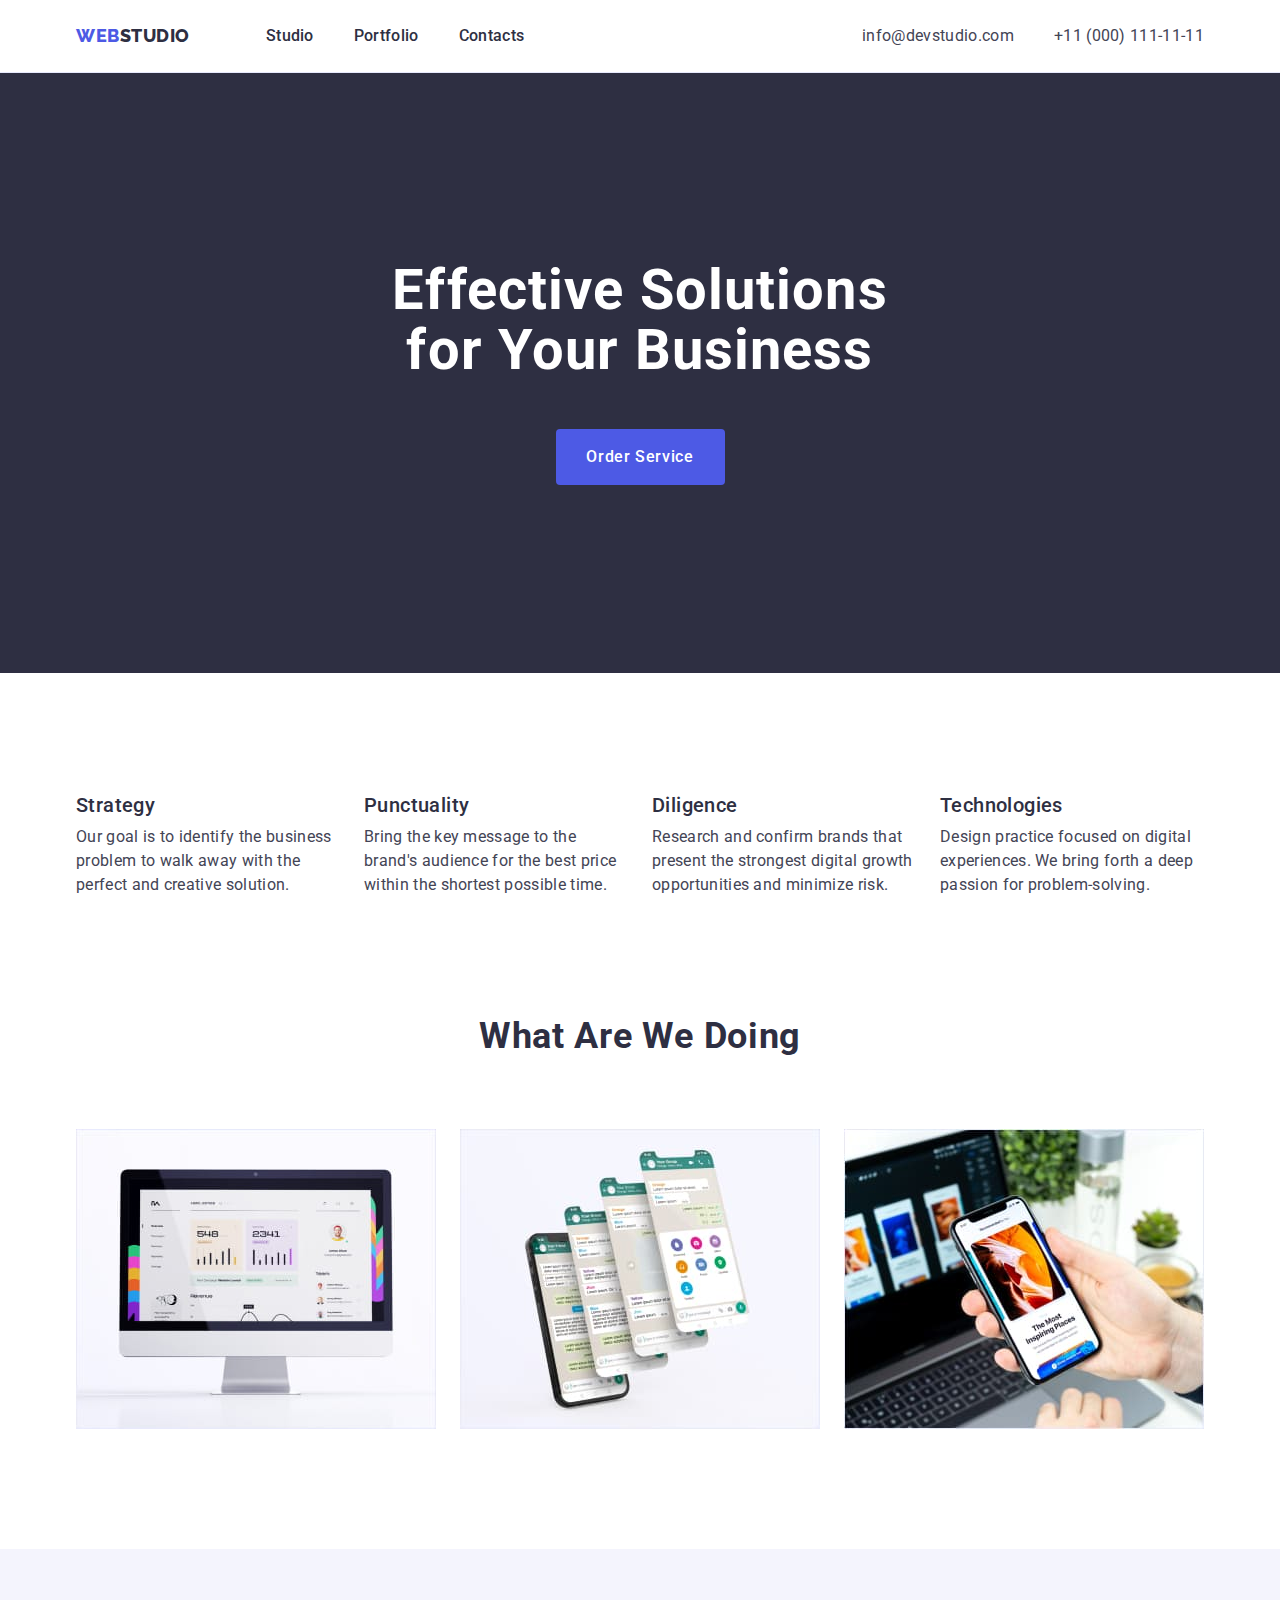
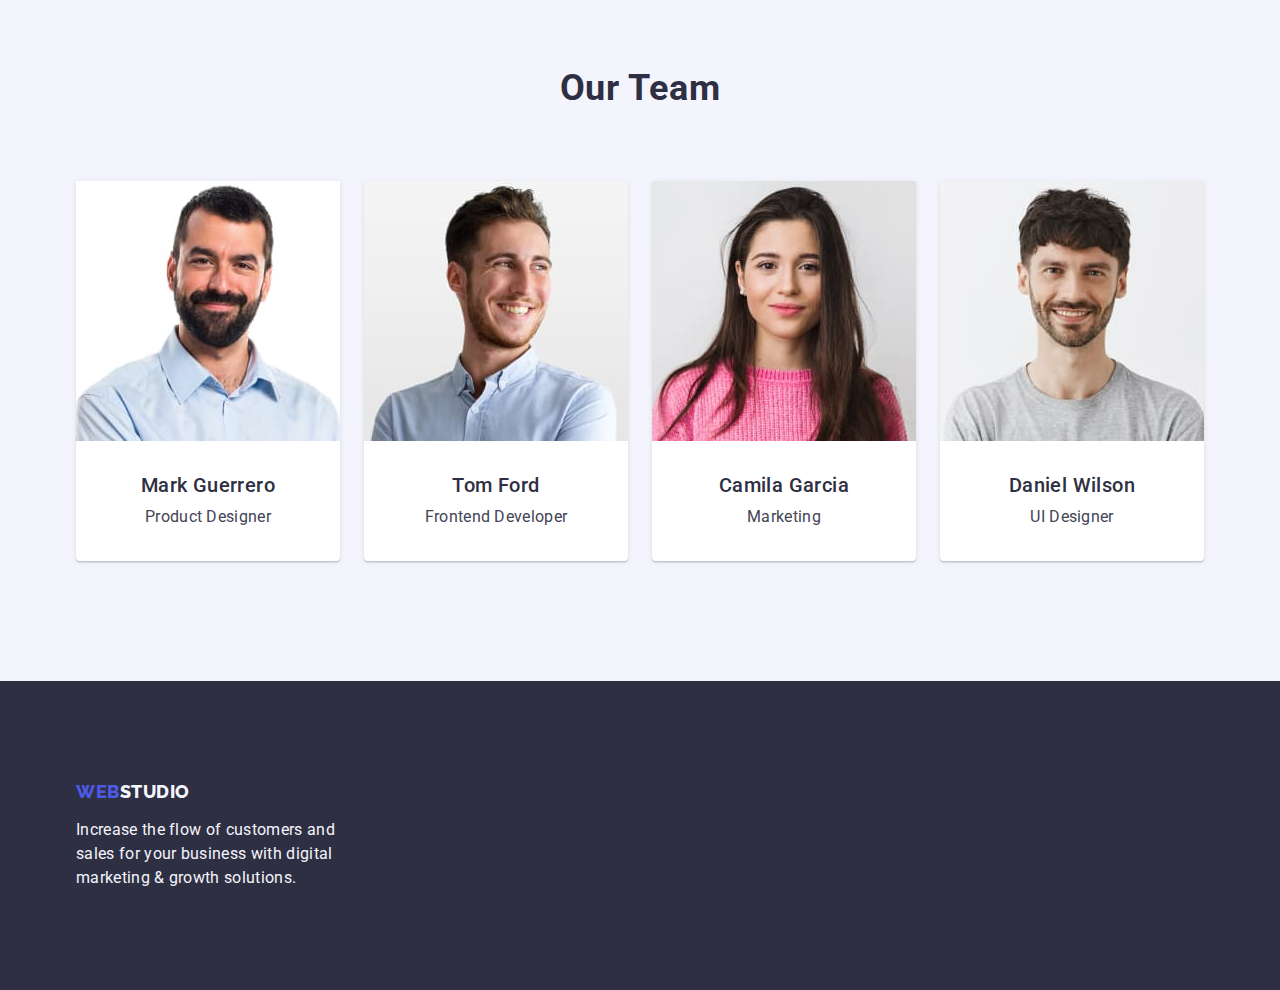
<file: index.html>
<!DOCTYPE html>
<html lang="en">
  <head>
    <meta charset="UTF-8" />
    <meta http-equiv="X-UA-Compatible" content="IE=edge" />
    <meta name="viewport" content="width=device-width, initial-scale=1.0" />
    <link
      rel="stylesheet"
      href="https://cdnjs.cloudflare.com/ajax/libs/modern-normalize/1.0.0/modern-normalize.min.css"
    />
    <link rel="stylesheet" href="./css/styles.css" />
    <title>Web Studio</title>
    <link rel="preconnect" href="https://fonts.googleapis.com" />
    <link rel="preconnect" href="https://fonts.gstatic.com" crossorigin />
    <link
      href="https://fonts.googleapis.com/css2?family=Raleway:wght@800&family=Roboto:wght@400;500;700;900&display=swap"
      rel="stylesheet"
    />
  </head>
  <body>
    <header class="header">
      <div class="header-container container">
        <nav class="header-link">
          <a class="header-logo logo link" href="./index.html"
            >Web<span class="logo-part">Studio</span></a
          >
          <ul class="list header-main-list">
            <li>
              <a class="list-link link is-active" href="./index.html">Studio</a>
            </li>
            <li>
              <a class="list-link link" href="./portfolio.html">Portfolio</a>
            </li>
            <li><a class="list-link link" href="">Contacts</a></li>
          </ul>
        </nav>
        <address class="main-address">
          <ul class="list header-contact">
            <li>
              <a class="contact-link link" href="mailto:info@devstudio.com"
                >info@devstudio.com</a
              >
            </li>
            <li>
              <a class="contact-link link" href="tel:+110001111111"
                >+11 (000) 111-11-11</a
              >
            </li>
          </ul>
        </address>
      </div>
    </header>
    <main>
      <section class="main-box">
        <div class="container">
          <h1 class="main-box-title">Effective Solutions for Your Business</h1>
          <button class="main-box-btn" type="button">Order Service</button>
        </div>
      </section>
      <section class="about">
        <div class="container">
          <h2 class="visually-hidden">About Us</h2>
          <ul class="list list-about">
            <li class="list-about-item">
              <h3 class="about-title">Strategy</h3>
              <p class="about-description">
                Our goal is to identify the business problem to walk away with
                the perfect and creative solution.
              </p>
            </li>
            <li class="list-about-item">
              <h3 class="about-title">Punctuality</h3>
              <p class="about-description">
                Bring the key message to the brand's audience for the best price
                within the shortest possible time.
              </p>
            </li>
            <li class="list-about-item">
              <h3 class="about-title">Diligence</h3>
              <p class="about-description">
                Research and confirm brands that present the strongest digital
                growth opportunities and minimize risk.
              </p>
            </li>
            <li class="list-about-item">
              <h3 class="about-title">Technologies</h3>
              <p class="about-description">
                Design practice focused on digital experiences. We bring forth a
                deep passion for problem-solving.
              </p>
            </li>
          </ul>
        </div>
      </section>
      <section class="benefits">
        <div class="container">
          <h2 class="benefits-title">What are we doing</h2>
          <ul class="list list-benefits">
            <li class="list-benefits-item">
              <img src="./images/main1.jpg" alt="Data Science" width="360" />
            </li>
            <li class="list-benefits-item">
              <img src="./images/main2.jpg" alt="Mobile App" width="360" />
            </li>
            <li class="list-benefits-item">
              <img src="./images/main3.jpg" alt="Website" width="360" />
            </li>
          </ul>
        </div>
      </section>
      <section class="our-team">
        <div class="container">
          <h2 class="our-team-head">Our Team</h2>
          <ul class="list list-our-team">
            <li class="our-team-item">
              <img src="./images/author1.jpg" alt="Mark Guerrero" width="264" />
              <div class="our-team-workers">
                <h3 class="our-team-title">Mark Guerrero</h3>
                <p class="our-team-description">Product Designer</p>
              </div>
            </li>
            <li class="our-team-item">
              <img src="./images/author2.jpg" alt="Tom Ford" width="264" />
              <div class="our-team-workers">
                <h3 class="our-team-title">Tom Ford</h3>
                <p class="our-team-description">Frontend Developer</p>
              </div>
            </li>
            <li class="our-team-item">
              <img src="./images/author3.jpg" alt="Camila Garcia" width="264" />
              <div class="our-team-workers">
                <h3 class="our-team-title">Camila Garcia</h3>
                <p class="our-team-description">Marketing</p>
              </div>
            </li>
            <li class="our-team-item">
              <img src="./images/author4.jpg" alt="Daniel Wilson" width="264" />
              <div class="our-team-workers">
                <h3 class="our-team-title">Daniel Wilson</h3>
                <p class="our-team-description">UI Designer</p>
              </div>
            </li>
          </ul>
        </div>
      </section>
    </main>
    <footer class="footer">
      <div class="container">
        <a class="footer-logo logo link" href="./index.html"
          >Web<span class="logo-part footer-logo-part">Studio</span></a
        >
        <p class="footer-description">
          Increase the flow of customers and sales for your business with
          digital marketing & growth solutions.
        </p>
      </div>
    </footer>
  </body>
</html>
</file>
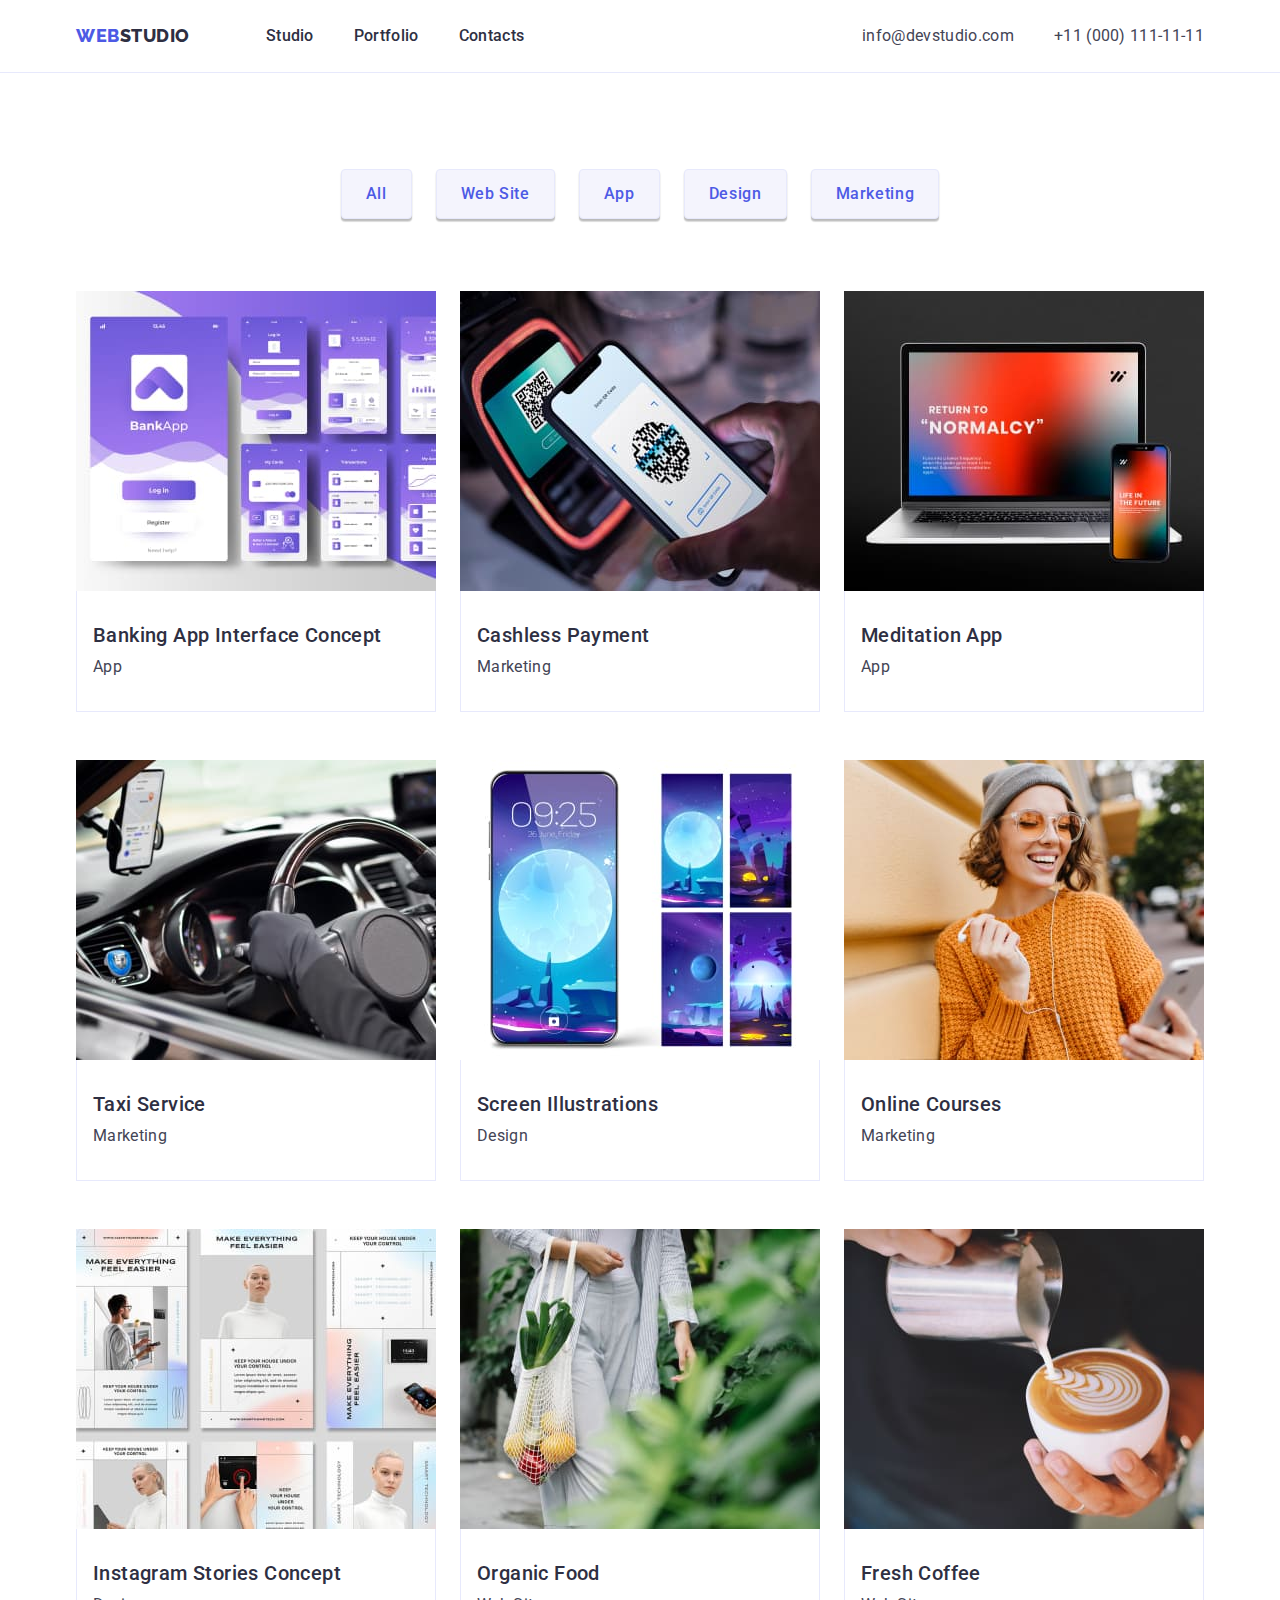
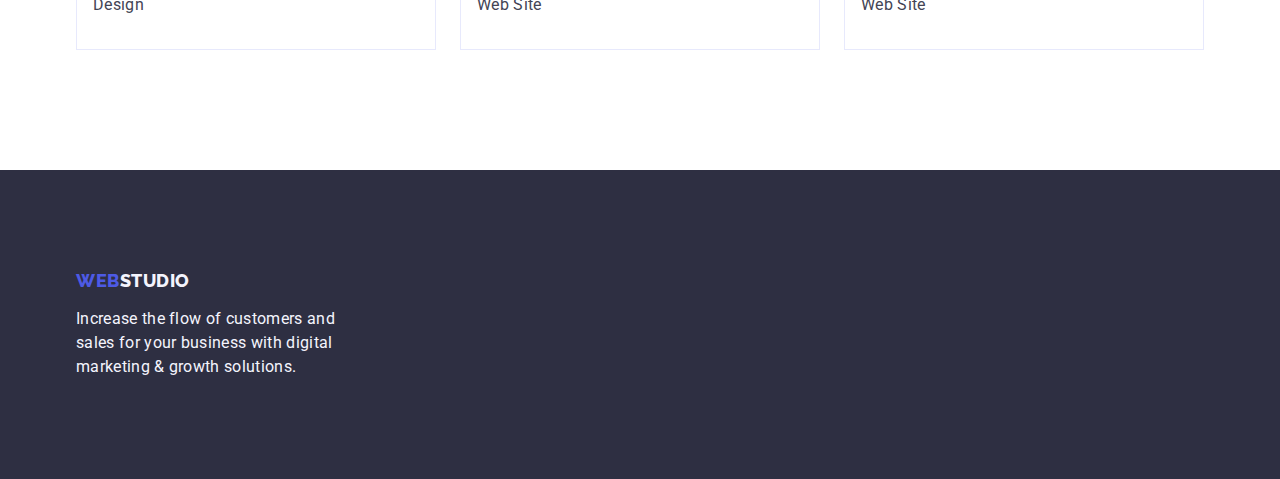
<file: portfolio.html>
<!DOCTYPE html>
<html lang="en">
  <head>
    <meta charset="UTF-8" />
    <meta http-equiv="X-UA-Compatible" content="IE=edge" />
    <meta name="viewport" content="width=device-width, initial-scale=1.0" />
    <link
      rel="stylesheet"
      href="https://cdnjs.cloudflare.com/ajax/libs/modern-normalize/1.0.0/modern-normalize.min.css"
    />
    <link rel="stylesheet" href="./css/styles.css" />
    <title>Web Studio</title>
    <link rel="preconnect" href="https://fonts.googleapis.com" />
    <link rel="preconnect" href="https://fonts.gstatic.com" crossorigin />
    <link
      href="https://fonts.googleapis.com/css2?family=Raleway:wght@800&family=Roboto:wght@400;500;700;900&display=swap"
      rel="stylesheet"
    />
  </head>
  <body>
    <header class="header">
      <div class="header-container container">
        <nav class="header-link">
          <a class="header-logo logo link" href="./index.html"
            >Web<span class="logo-part">Studio</span></a
          >
          <ul class="list header-main-list">
            <li><a class="list-link link" href="./index.html">Studio</a></li>
            <li>
              <a class="list-link link" href="./portfolio.html">Portfolio</a>
            </li>
            <li><a class="list-link link" href="">Contacts</a></li>
          </ul>
        </nav>
        <address class="main-address">
          <ul class="list header-contact">
            <li>
              <a class="contact-link link" href="mailto:info@devstudio.com"
                >info@devstudio.com</a
              >
            </li>
            <li>
              <a class="contact-link link" href="tel:+110001111111"
                >+11 (000) 111-11-11</a
              >
            </li>
          </ul>
        </address>
      </div>
    </header>
    <main>
      <section class="portfolio">
        <div class="container portfolio-container">
          <h1 class="visually-hidden">Our Portfolio</h1>
          <ul class="list prt-nav-list">
            <li><button class="nav-btn" type="button">All</button></li>
            <li><button class="nav-btn" type="button">Web Site</button></li>
            <li><button class="nav-btn" type="button">App</button></li>
            <li><button class="nav-btn" type="button">Design</button></li>
            <li><button class="nav-btn" type="button">Marketing</button></li>
          </ul>
          <ul class="list prt-main">
            <li class="prt-main-item">
              <a class="link" href="">
                <img
                  src="./images/prtfl1.jpg"
                  alt="Bank App Interface"
                  width="360"
                />
                <div class="prt-main-links">
                  <h2 class="prt-main-title link">
                    Banking App Interface Concept
                  </h2>
                  <p class="container-description link">App</p>
                </div>
              </a>
            </li>
            <li class="prt-main-item">
              <a class="link" href="">
                <img
                  src="./images/prtfl2.jpg"
                  alt="Cashless Payment"
                  width="360"
                />
                <div class="prt-main-links">
                  <h2 class="prt-main-title link">Cashless Payment</h2>
                  <p class="container-description link">Marketing</p>
                </div>
              </a>
            </li>
            <li class="prt-main-item">
              <a class="link" href="">
                <img
                  src="./images/prtfl3.jpg"
                  alt="Meditation App"
                  width="360"
                />
                <div class="prt-main-links">
                  <h2 class="prt-main-title link">Meditation App</h2>
                  <p class="container-description link">App</p>
                </div>
              </a>
            </li>
            <li class="prt-main-item">
              <a class="link" href="">
                <img src="./images/prtfl4.jpg" alt="Driver" width="360" />
                <div class="prt-main-links">
                  <h2 class="prt-main-title link">Taxi Service</h2>
                  <p class="container-description link">Marketing</p>
                </div>
              </a>
            </li>
            <li class="prt-main-item">
              <a class="link" href="">
                <img src="./images/prtfl5.jpg" alt="screens" width="360" />
                <div class="prt-main-links">
                  <h2 class="prt-main-title link">Screen Illustrations</h2>
                  <p class="container-description link">Design</p>
                </div>
              </a>
            </li>
            <li class="prt-main-item">
              <a class="link" href="">
                <img src="./images/prtfl6.jpg" alt="Smiles Woman" width="360" />
                <div class="prt-main-links">
                  <h2 class="prt-main-title link">Online Courses</h2>
                  <p class="container-description link">Marketing</p>
                </div>
              </a>
            </li>
            <li class="prt-main-item">
              <a class="link" href="">
                <img src="./images/prtfl7.jpg" alt="Stories" width="360" />
                <div class="prt-main-links">
                  <h2 class="prt-main-title link">Instagram Stories Concept</h2>
                  <p class="container-description link">Design</p>
                </div>
              </a>
            </li>
            <li class="prt-main-item">
              <a class="link" href="">
                <img src="./images/prtfl8.jpg" alt="Organic Food" width="360" />
                <div class="prt-main-links">
                  <h2 class="prt-main-title link">Organic Food</h2>
                  <p class="container-description link">Web Site</p>
                </div>
              </a>
            </li>
            <li class="prt-main-item">
              <a class="link" href="">
                <img src="./images/prtfl9.jpg" alt="Fresh Coffee" width="360" />
                <div class="prt-main-links">
                  <h2 class="prt-main-title link">Fresh Coffee</h2>
                  <p class="container-description link">Web Site</p>
                </div>
              </a>
            </li>
          </ul>
        </div>
      </section>
    </main>
    <footer class="footer">
      <div class="container">
        <a class="footer-logo logo link" href="./index.html"
          >Web<span class="logo-part footer-logo-part">Studio</span></a
        >
        <p class="footer-description">
          Increase the flow of customers and sales for your business with
          digital marketing & growth solutions.
        </p>
      </div>
    </footer>
  </body>
</html>
</file>
<file: css/styles.css>
/*RESET*/

*,
::before,
::after {
    box-sizing: border-box;
}
ul,
ol {
    margin: 0;
    padding: 0;
}
h1,
h2,
h3,
h4,
h5,
h6 {
    margin: 0;
}
p {
    margin: 0;
    padding: 0;
}

body {
    color: #434455;
    font-family: 'Roboto', sans-serif;
    background-color: #ffffff;
}
:root {
    --primary-text-color: #434455;
}
.visually-hidden {
    position: absolute;
    width: 1px;
    height: 1px;
    margin: -1px;
    border: 0;
    padding: 0;
    white-space: nowrap;
    clip-path: inset(100%);
    clip: rect(0 0 0 0);
    overflow: hidden;
}
.container {
    width:1158px;
    margin: 0 auto;
    padding: 0 15px;
}
.header-container {
    display: flex;
    margin: 0 auto;
    padding: 0 15px;
}
.header {
    display:flex;
    border-bottom: 1px solid #e7e9fc;
    justify-content: center;
}
.header-link {
    display: flex;
    align-items: center;
    margin-right: auto;
}
.list {
    font-weight: 500;
    font-size: 16px;
    line-height: 24px;
    letter-spacing: 0.02em;
    color: #2E2F42;
    list-style: none;
} 
.logo-part {
    color: #2E2F42;
}
.logo {
    font-weight: 800;
    font-size: 18px;
    line-height: 1.17;
    letter-spacing: 0.03em;
    text-transform: uppercase;
    font-family: "Raleway", sans-serif;
    color: #4D5AE5;
}
.link {
    text-decoration: none;
}
.main-address {
    font-style: normal;
}
.header-logo {
    margin-right: 76px;
}
.header-main-list{
    display: flex;
    gap: 40px;
}
.list-link {
    font-weight: 500;
    font-size: 16px;
    line-height: 1.5;
    letter-spacing: 0.02em;
    color: #2E2F42;
    padding: 24px 0;
}
.list-link:hover,
:focus {
    color: #404bbf
}
.header-contact {
    font-style: normal;
    display: flex;
    gap: 40px;
    padding: 24px 0;
}
.contact-link {
    font-weight: 400;
    font-size: 16px;
    line-height: 1.5;
    letter-spacing: 0.02em;
    color: #434455;
}
.contact-link:hover,
.contact-link:focus {
    color: #404bbf
}
.main-box {
    background-color: #2E2F42;
    padding: 188px 0;
}
.main-box-title {
    font-weight: 700;
    font-size: 56px;
    line-height: 1.07;
    text-align: center;
    letter-spacing: 0.02em;
    color: #FFFFFF;
    max-width: 496px;
    margin: 0 auto;
    margin-bottom: 48px;
}
.main-box-btn {
    background: #4D5AE5;
    cursor: pointer;
    color: #ffffff;
    border: none;
    font-family: 'Roboto' , sans-serif;
    font-style: normal;
    font-weight: 500;
    font-size: 16px;
    line-height: 1.5;
    letter-spacing: 0.04em;
    display: block;
    min-width: 169px;
    height: 56px;
    border-radius: 4px;
    margin: 0 auto;
}
.main-box-btn:hover,
.main-box-btn:focus {
    background-color: #404BBF;
}
.about {
    padding-top: 120px;
    padding-bottom: 120px;
}
.about-title {
    font-weight: 500;
    font-size: 20px;
    line-height: 1.2;
    letter-spacing: 0.02em;
    color: #2E2F42;
    margin-bottom: 8px;
}
.list-about {
    display: flex;
    gap: 24px;
}
.list-about-item {
    width: calc((100% - 72px) / 4);
}
.about-description {
    font-weight: 400;
    font-size: 16px;
    line-height: 1.5;
    letter-spacing: 0.02em;
    color: #434455;
}
.benefits {
    padding-bottom: 120px;
}
.benefits-title {
    font-weight: 700;
    font-size: 36px;
    line-height: 1.11;
    text-align: center;
    letter-spacing: 0.02em;
    text-transform: capitalize;
    color: #2e2f42;
    margin-bottom: 72px;
}
.list-benefits {
    display: flex;
    gap: 24px;
}
.list-benefits-item {
    width: calc((100% - 48px) / 3);
}
.our-team {
    background-color: #F4F4FD;
    padding: 120px 0;
}
.our-team-head {
    font-weight: 700;
    font-size: 36px;
    line-height: 1.11;
    text-align: center;
    letter-spacing: 0.02em;
    text-transform: capitalize;
    color: #2E2F42;
    margin-bottom: 72px;
}
.list-our-team {
    display: flex;
    gap: 24px;
}
.our-team-item {
    background-color: #FFFFFF;
    width: calc((100% - 72px) / 4);
    border-radius: 0px 0px 4px 4px;
    box-shadow: 0px 1px 6px rgba(46, 47, 66, 0.08), 0px 1px 1px rgba(46, 47, 66, 0.16), 0px 2px 1px rgba(46, 47, 66, 0.08);
}
img {
    display: block;
}
.our-team-title {
    font-weight: 500;
    font-size: 20px;
    line-height: 1.2; 
    text-align: center;
    letter-spacing: 0.02em; 
    color: #2E2F42;   
    text-align: center;
    margin-bottom: 8px;
}
.our-team-description {
    font-weight: 400;
    font-size: 16px;
    line-height: 1.5;
    text-align: center;
    letter-spacing: 0.02em;
    color: #434455;
    text-align:center;
}
.our-team-workers {
    padding: 32px 16px;
}
.footer {
    background-color: #2E2F42;
    padding: 100px 0;
}
.footer-logo-part {
    color: #f4f4fd;
}
.footer-logo {
    display: inline-block;
    margin-bottom: 16px;
}
.footer-description {
    font-weight: 400;
    font-size: 16px;
    line-height: 1.5;
    letter-spacing: 0.02em;
    color: #F4F4FD;
    max-width: 264px;
}
.nav-btn {
    background-color: #F4F4FD;
    font-weight: 500;
    font-size: 16px;
    line-height: 1.5;
    text-align: center;
    letter-spacing: 0.04em;
    color: #4D5AE5;
    cursor: pointer;
    box-shadow: 0px 3px 1px rgba(0, 0, 0, 0.1), 0px 2px 1px rgba(0, 0, 0, 0.08), 0px 2px 2px rgba(0, 0, 0, 0.12);
    border: 1px solid #E7E9FC;
    border-radius: 4px;
    padding: 12px 24px
}
.nav-btn:hover,
.nav-btn:focus {
    background-color: #404BBF;
    color: #ffffff;
    border: 1px solid transparent;
}
.prt-main-title {
    font-weight: 500;
    font-size: 20px;
    line-height: 1.2;
    letter-spacing: 0.02em;
    color: #2E2F42;
    margin-bottom: 8px;
}
.container-description {
    font-weight: 400;
    font-size: 16px;
    line-height: 1.5;
    letter-spacing: 0.02em;
    color: #434455;
}
.portfolio {
    padding-top: 96px;
    padding-bottom: 120px;
}
.portfolio-container{
    padding: 0 15px;
}
.prt-nav-list {
    display: flex;
    justify-content: center;
    gap: 24px;
    margin-bottom: 72px;
}
.prt-main {
    display: flex;
    flex-wrap: wrap;
    column-gap: 24px;
    row-gap: 48px;
}
.prt-main-item {
    width: calc((100% - 48px) / 3);
}
.prt-main-links {
    padding: 32px 16px;
    border: 1px solid #e7e9fc;
    border-top: none;
}
</file>
